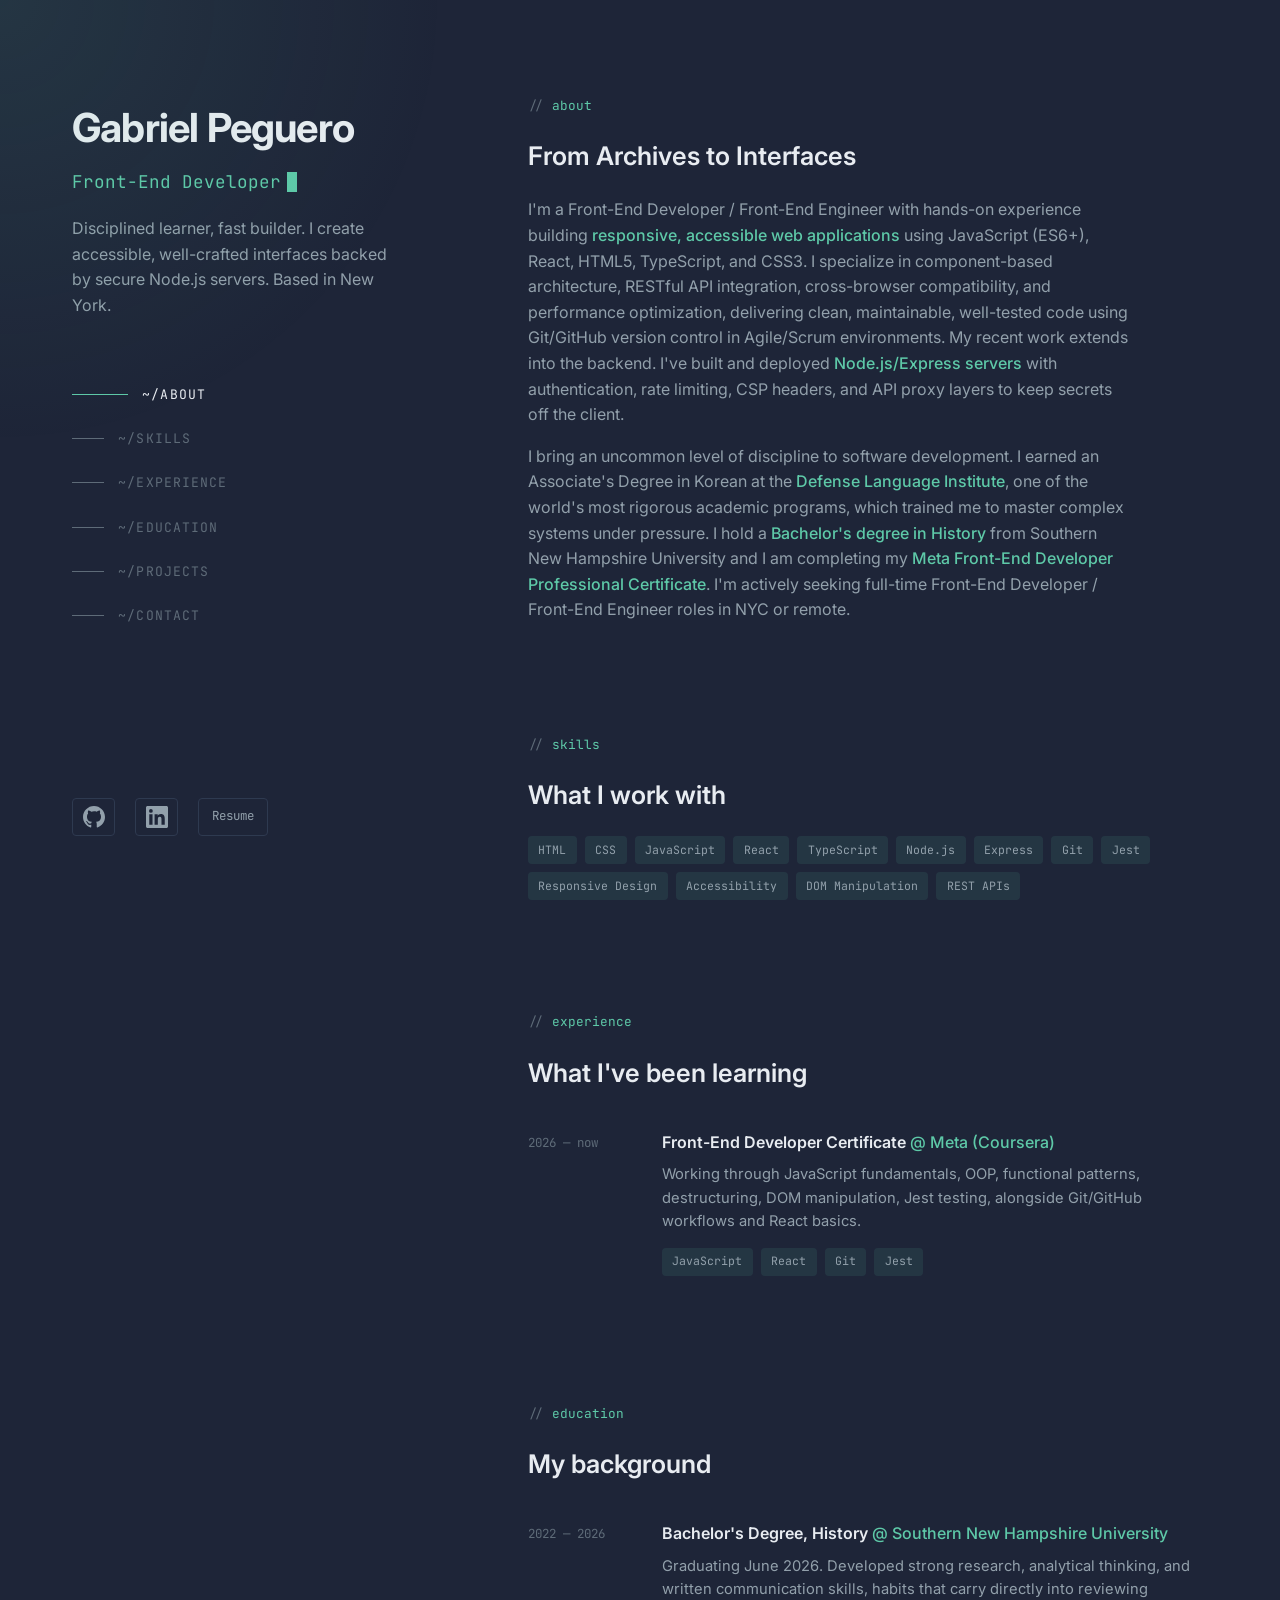
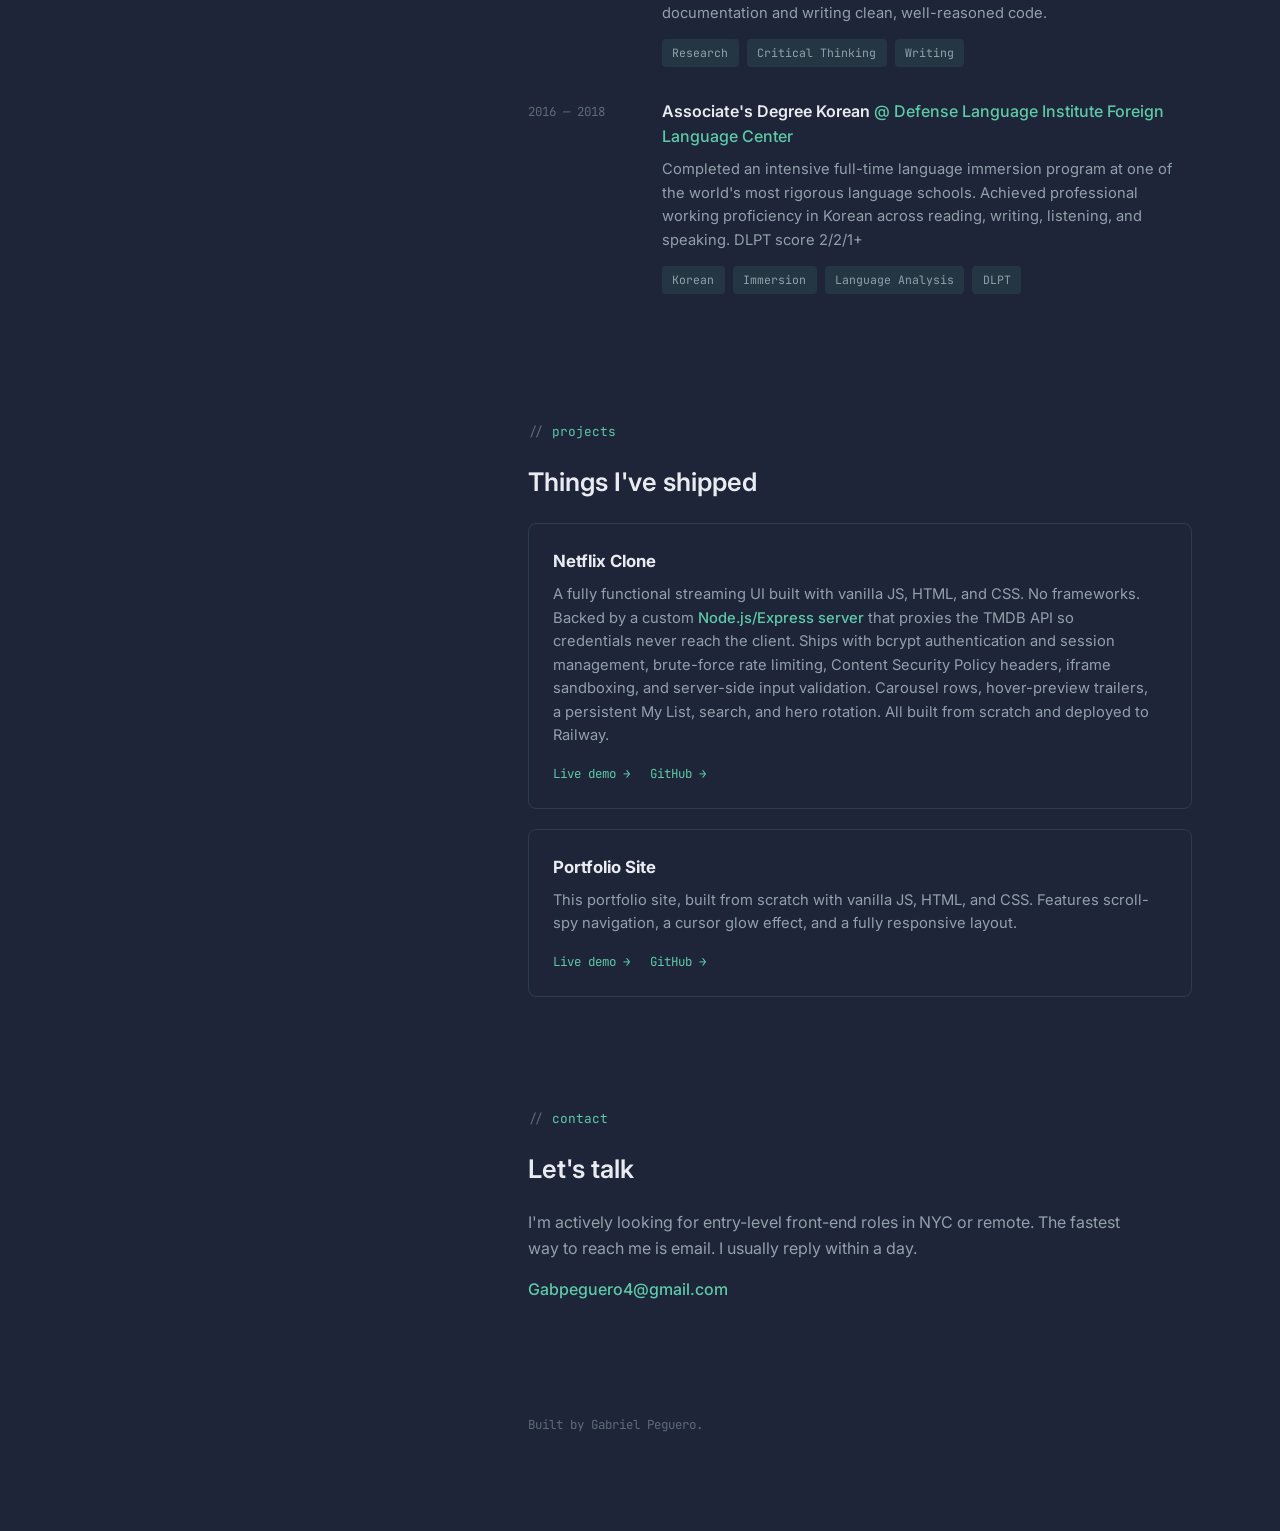
<file: index.html>
<!DOCTYPE html>
<html lang="en">
<head>
<meta charset="UTF-8" />
<meta name="viewport" content="width=device-width, initial-scale=1.0" />
<title>Gabriel Peguero</title>
<meta name="description" content="Gabriel Peguero is an aspiring front-end developer building accessible, well-crafted web experiences." />
<link rel="preconnect" href="https://fonts.googleapis.com">
<link rel="preconnect" href="https://fonts.gstatic.com" crossorigin>
<link href="https://fonts.googleapis.com/css2?family=Inter:wght@400;500;600;700&family=JetBrains+Mono:wght@400;500;600&display=swap" rel="stylesheet">
<link rel="stylesheet" href="styles.css">
<link rel="icon" href="favicon.ico" type="image/x-icon">
</head>
<body>

<a href="#main-content" class="skip-link">Skip to main content</a>

<div class="wrapper">
  <header class="sidebar">
    <div class="sidebar-top">
      <h1>Gabriel Peguero</h1>
      <div class="role-line">Front-End Developer<span class="cursor" aria-hidden="true"></span></div>
      <p class="tagline">Disciplined learner, fast builder. I create accessible, well-crafted interfaces backed by secure Node.js servers. Based in New York.</p>

      <nav aria-label="Primary">
        <ul>
          <li><a href="#about" class="nav-link"><span class="tag-rule"></span>~/about</a></li>
          <li><a href="#skills" class="nav-link"><span class="tag-rule"></span>~/skills</a></li>
          <li><a href="#experience" class="nav-link"><span class="tag-rule"></span>~/experience</a></li>
          <li><a href="#education" class="nav-link"><span class="tag-rule"></span>~/education</a></li>
          <li><a href="#projects" class="nav-link"><span class="tag-rule"></span>~/projects</a></li>
          <li><a href="#contact" class="nav-link"><span class="tag-rule"></span>~/contact</a></li>
        </ul>
      </nav>
    </div>

    <div class="socials" aria-label="Social links">
      <a href="https://github.com/Gabecera" target="_blank" rel="noopener" aria-label="GitHub profile" class="social-icon" title="Github">
        <svg xmlns="http://www.w3.org/2000/svg" viewBox="0 0 24 24" width="22" height="22" fill="currentColor" aria-hidden="true">
          <path d="M12 0C5.374 0 0 5.373 0 12c0 5.302 3.438 9.8 8.207 11.387.599.111.793-.261.793-.577v-2.234c-3.338.726-4.033-1.416-4.033-1.416-.546-1.387-1.333-1.756-1.333-1.756-1.089-.745.083-.729.083-.729 1.205.084 1.839 1.237 1.839 1.237 1.07 1.834 2.807 1.304 3.492.997.107-.775.418-1.305.762-1.604-2.665-.305-5.467-1.334-5.467-5.931 0-1.311.469-2.381 1.236-3.221-.124-.303-.535-1.524.117-3.176 0 0 1.008-.322 3.301 1.23A11.509 11.509 0 0112 5.803c1.02.005 2.047.138 3.006.404 2.291-1.552 3.297-1.23 3.297-1.23.653 1.653.242 2.874.118 3.176.77.84 1.235 1.911 1.235 3.221 0 4.609-2.807 5.624-5.479 5.921.43.372.823 1.102.823 2.222v3.293c0 .319.192.694.801.576C20.566 21.797 24 17.3 24 12c0-6.627-5.373-12-12-12z"/>
        </svg>
      </a>
      <a href="https://www.linkedin.com/in/gabriel-peguero-60925741a" target="_blank" rel="noopener" aria-label="LinkedIn profile" class="social-icon" title="LinkedIn">
        <svg xmlns="http://www.w3.org/2000/svg" viewBox="0 0 24 24" width="22" height="22" fill="currentColor" aria-hidden="true">
          <path d="M20.447 20.452h-3.554v-5.569c0-1.328-.027-3.037-1.852-3.037-1.853 0-2.136 1.445-2.136 2.939v5.667H9.351V9h3.414v1.561h.046c.477-.9 1.637-1.85 3.37-1.85 3.601 0 4.267 2.37 4.267 5.455v6.286zM5.337 7.433a2.062 2.062 0 01-2.063-2.065 2.064 2.064 0 112.063 2.065zm1.782 13.019H3.555V9h3.564v11.452zM22.225 0H1.771C.792 0 0 .774 0 1.729v20.542C0 23.227.792 24 1.771 24h20.451C23.2 24 24 23.227 24 22.271V1.729C24 .774 23.2 0 22.222 0h.003z"/>
        </svg>
      </a>
      <a href="resume_peguero.pdf" target="_blank" rel="noopener" title="Resume">Resume</a>
    </div>
  </header>

  <main id="main-content">
    <div class="cursor-glow" aria-hidden="true"></div>
    <section id="about">
      <span class="section-label">about</span>
      <h2>From Archives to Interfaces</h2>
      <p>
        I'm a Front-End Developer / Front-End Engineer with hands-on experience building <span class="highlight">responsive, accessible web applications</span> using JavaScript (ES6+), React, HTML5, TypeScript, and CSS3. I specialize in component-based architecture, RESTful API integration, cross-browser compatibility, and performance optimization, delivering clean, maintainable, well-tested code using Git/GitHub version control in Agile/Scrum environments. My recent work extends into the backend. I've built and deployed <span class="highlight">Node.js/Express servers</span> with authentication, rate limiting, CSP headers, and API proxy layers to keep secrets off the client.
      </p>
      <p>
        I bring an uncommon level of discipline to software development. I earned an Associate's Degree in Korean at the <span class="highlight">Defense Language Institute</span>, one of the world's most rigorous academic programs, which trained me to master complex systems under pressure. I hold a <span class="highlight">Bachelor's degree in History</span> from Southern New Hampshire University and I am completing my <span class="highlight">Meta Front-End Developer Professional Certificate</span>. I'm actively seeking full-time Front-End Developer / Front-End Engineer roles in NYC or remote.
      </p>
    </section>

    <section id="skills">
      <span class="section-label">skills</span>
      <h2>What I work with</h2>
      <ul class="tag-list">
        <li>HTML</li><li>CSS</li><li>JavaScript</li><li>React</li><li>TypeScript</li><li>Node.js</li><li>Express</li><li>Git</li><li>Jest</li><li>Responsive Design</li><li>Accessibility</li><li>DOM Manipulation</li><li>REST APIs</li>
      </ul>
    </section>

    <section id="experience">
      <span class="section-label">experience</span>
      <h2>What I've been learning</h2>

      <div class="timeline-item">
        <div class="timeline-date">2026 — now</div>
        <div class="timeline-content">
          <h3>Front-End Developer Certificate <span class="org">@ Meta (Coursera)</span></h3>
          <p>Working through JavaScript fundamentals, OOP, functional patterns, destructuring, DOM
            manipulation, Jest testing, alongside Git/GitHub workflows and React basics.</p>
          <ul class="tag-list">
            <li>JavaScript</li><li>React</li><li>Git</li><li>Jest</li>
          </ul>
        </div>
      </div>
    </section>

    <section id="education">
      <span class="section-label">education</span>
      <h2>My background</h2>

      <div class="timeline-item">
        <div class="timeline-date">2022 — 2026</div>
        <div class="timeline-content">
          <h3>Bachelor's Degree, History <span class="org">@ Southern New Hampshire University</span></h3>
          <p>Graduating June 2026. Developed strong research, analytical thinking, and written communication skills, habits that carry directly into reviewing documentation and writing clean, well-reasoned code.</p>
          <ul class="tag-list">
            <li>Research</li><li>Critical Thinking</li><li>Writing</li>
          </ul>
        </div>
      </div>

      <div class="timeline-item">
        <div class="timeline-date">2016 — 2018</div>
        <div class="timeline-content">
          <h3>Associate's Degree Korean <span class="org">@ Defense Language Institute Foreign Language Center</span></h3>
          <p>Completed an intensive full-time language immersion program at one of the world's most rigorous language schools. Achieved professional working proficiency in Korean across reading, writing, listening, and speaking. DLPT score 2/2/1+</p>
          <ul class="tag-list">
            <li>Korean</li><li>Immersion</li><li>Language Analysis</li><li>DLPT</li>
          </ul>
        </div>
      </div>
    </section>
    <section id="projects">
      <span class="section-label">projects</span>
      <h2>Things I've shipped</h2>

      <div class="project-card">
        <h3>Netflix Clone</h3>
        <p>A fully functional streaming UI built with vanilla JS, HTML, and CSS. No frameworks. Backed by a custom <span class="highlight">Node.js/Express server</span> that proxies the TMDB API so credentials never reach the client. Ships with bcrypt authentication and session management, brute-force rate limiting, Content Security Policy headers, iframe sandboxing, and server-side input validation. Carousel rows, hover-preview trailers, a persistent My List, search, and hero rotation. All built from scratch and deployed to Railway.</p>
        <div class="project-links">
          <a href="https://netflix-clone-production-5e24.up.railway.app" target="_blank" rel="noopener noreferrer">Live demo →</a>
          <a href="https://github.com/Gabecera/Netflix-Clone" target="_blank" rel="noopener">GitHub →</a>
        </div>
      </div>
      <div class="project-card">
        <h3>Portfolio Site</h3>
        <p>This portfolio site, built from scratch with vanilla JS, HTML, and CSS. Features scroll-spy navigation, a cursor glow effect, and a fully responsive layout.</p>
        <div class="project-links">
          <a href="https://gabrielpeguero.netlify.app" target="_blank" rel="noopener">Live demo →</a>
          <a href="https://github.com/Gabecera/Personal-Bio-Site" target="_blank" rel="noopener">GitHub →</a>
        </div>
      </div>
    </section>

    <section id="contact">
      <span class="section-label">contact</span>
      <h2>Let's talk</h2>
      <p>
        I'm actively looking for entry-level front-end roles in NYC or remote.
        The fastest way to reach me is email. I usually reply within a day.
      </p>
      <p>
        <a href="mailto:gabpeguero4@gmail.com" class="highlight">Gabpeguero4@gmail.com</a>
      </p>
    </section>

    <footer>
      Built by Gabriel Peguero.
    </footer>
  </main>
</div>

<script src="script.js"></script>

</body>
</html>
</file>
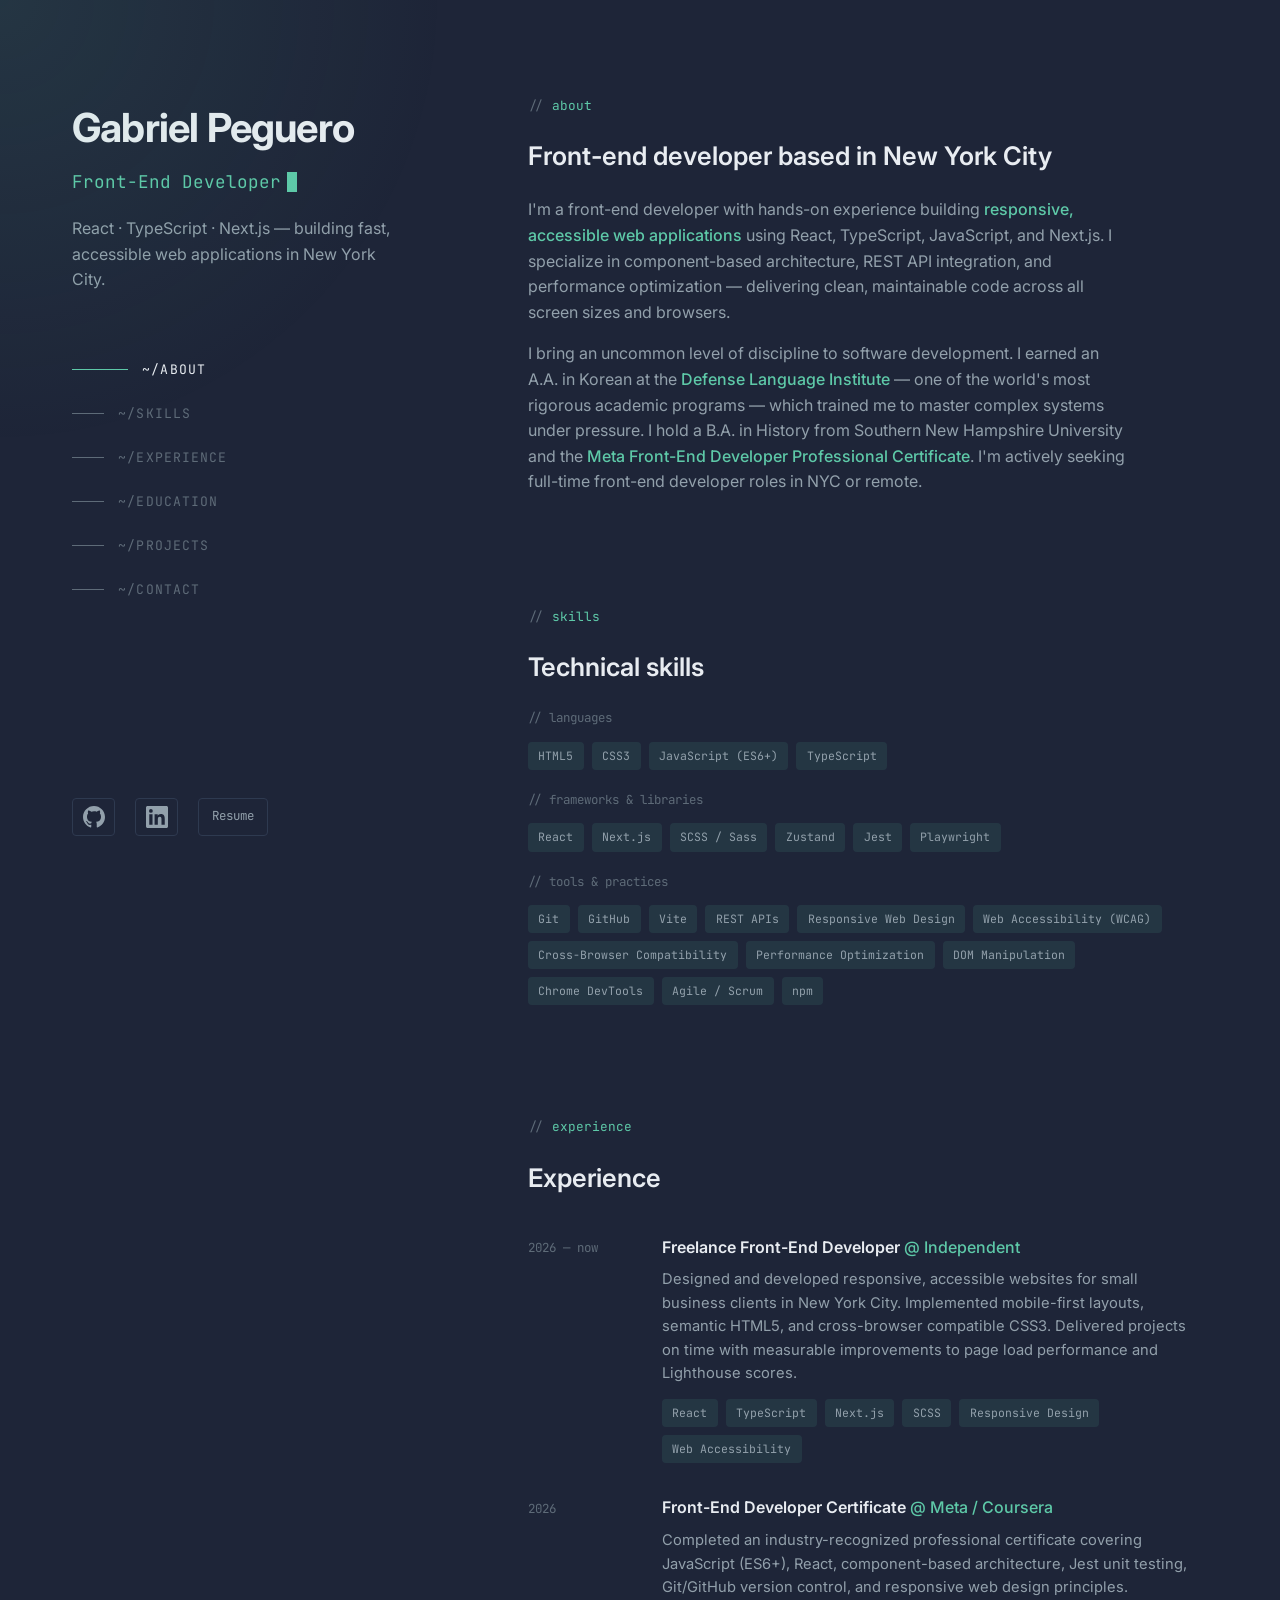
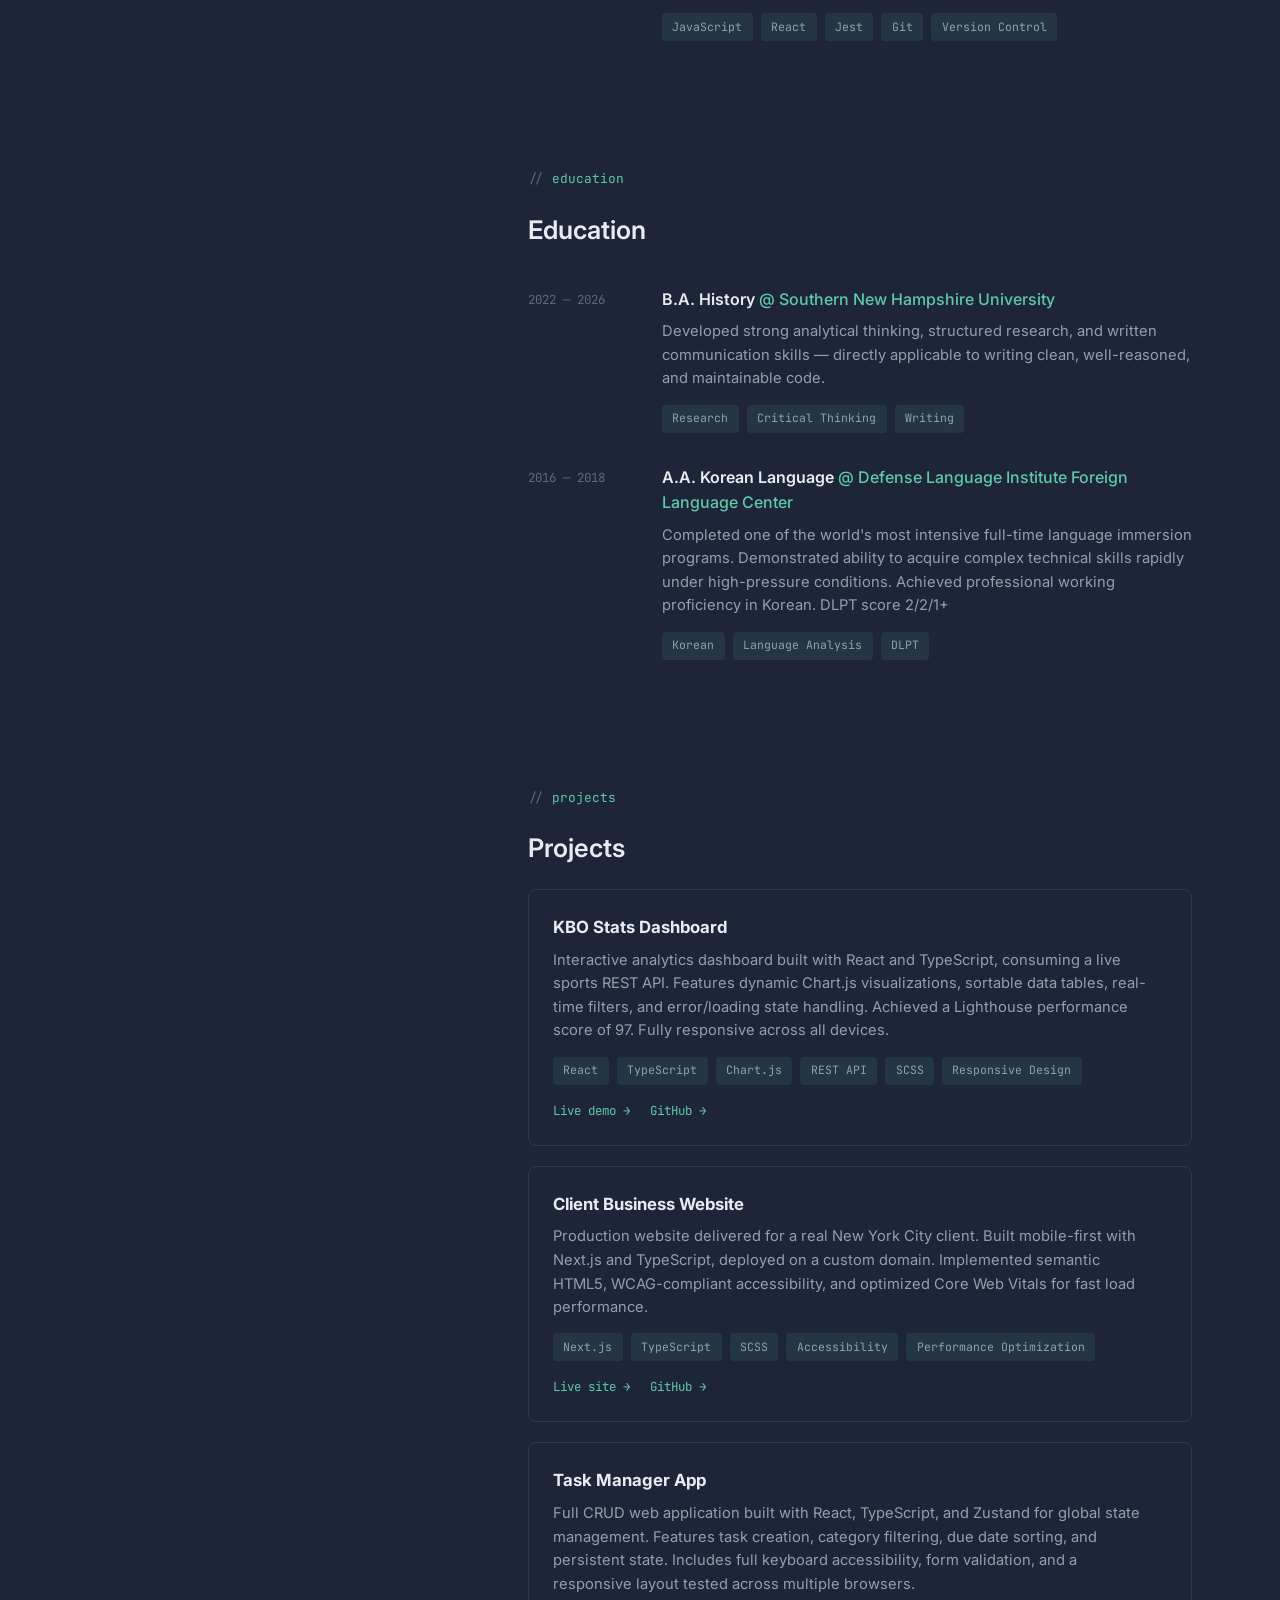
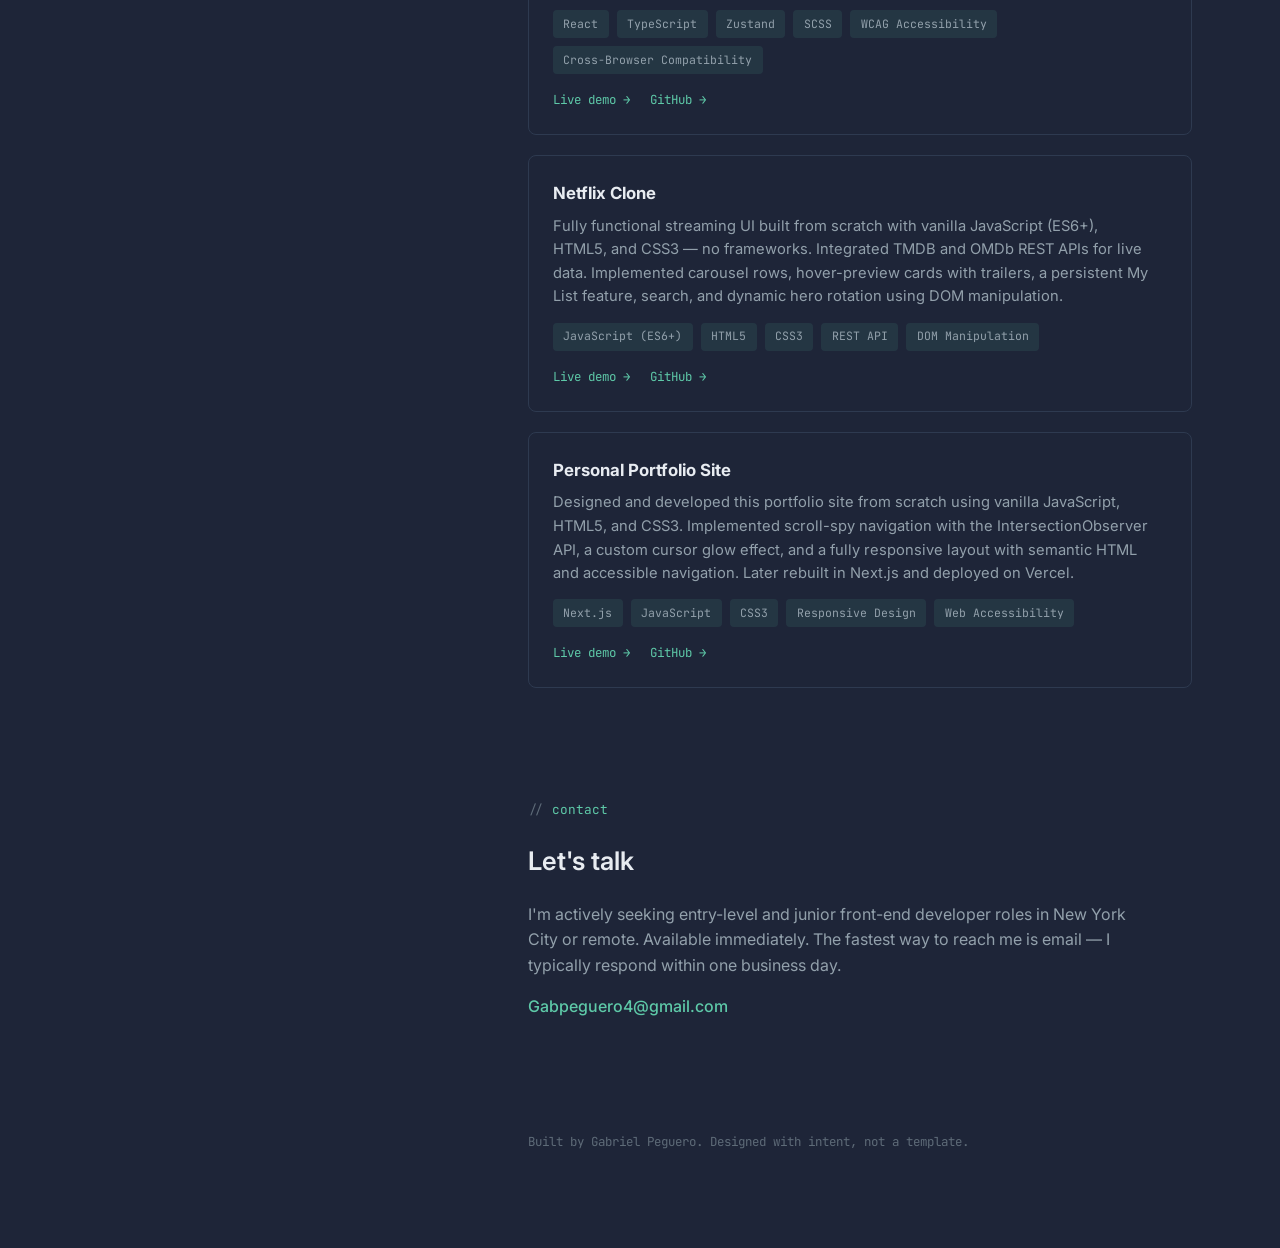
<file: future-version/index.html>
<!DOCTYPE html>
<html lang="en">
<head>
<meta charset="UTF-8" />
<meta name="viewport" content="width=device-width, initial-scale=1.0" />
<title>Gabriel Peguero — Front-End Developer</title>
<meta name="description" content="Gabriel Peguero is a front-end developer specializing in React, TypeScript, and Next.js — building fast, accessible, and responsive web applications in New York City." />
<link rel="preconnect" href="https://fonts.googleapis.com">
<link rel="preconnect" href="https://fonts.gstatic.com" crossorigin>
<link href="https://fonts.googleapis.com/css2?family=Inter:wght@400;500;600;700&family=JetBrains+Mono:wght@400;500;600&display=swap" rel="stylesheet">
<link rel="stylesheet" href="../styles.css">
</head>
<body>

<a href="#main-content" class="skip-link">Skip to main content</a>

<div class="wrapper">
  <header class="sidebar">
    <div class="sidebar-top">
      <h1>Gabriel Peguero</h1>
      <div class="role-line">Front-End Developer<span class="cursor" aria-hidden="true"></span></div>
      <p class="tagline">React · TypeScript · Next.js — building fast, accessible web applications in New York City.</p>

      <nav aria-label="Primary">
        <ul>
          <li><a href="#about" class="nav-link"><span class="tag-rule"></span>~/about</a></li>
          <li><a href="#skills" class="nav-link"><span class="tag-rule"></span>~/skills</a></li>
          <li><a href="#experience" class="nav-link"><span class="tag-rule"></span>~/experience</a></li>
          <li><a href="#education" class="nav-link"><span class="tag-rule"></span>~/education</a></li>
          <li><a href="#projects" class="nav-link"><span class="tag-rule"></span>~/projects</a></li>
          <li><a href="#contact" class="nav-link"><span class="tag-rule"></span>~/contact</a></li>
        </ul>
      </nav>
    </div>

    <div class="socials" aria-label="Social links">
      <a href="https://github.com/Gabecera" target="_blank" rel="noopener" aria-label="GitHub profile" class="social-icon">
        <svg xmlns="http://www.w3.org/2000/svg" viewBox="0 0 24 24" width="22" height="22" fill="currentColor" aria-hidden="true">
          <path d="M12 0C5.374 0 0 5.373 0 12c0 5.302 3.438 9.8 8.207 11.387.599.111.793-.261.793-.577v-2.234c-3.338.726-4.033-1.416-4.033-1.416-.546-1.387-1.333-1.756-1.333-1.756-1.089-.745.083-.729.083-.729 1.205.084 1.839 1.237 1.839 1.237 1.07 1.834 2.807 1.304 3.492.997.107-.775.418-1.305.762-1.604-2.665-.305-5.467-1.334-5.467-5.931 0-1.311.469-2.381 1.236-3.221-.124-.303-.535-1.524.117-3.176 0 0 1.008-.322 3.301 1.23A11.509 11.509 0 0112 5.803c1.02.005 2.047.138 3.006.404 2.291-1.552 3.297-1.23 3.297-1.23.653 1.653.242 2.874.118 3.176.77.84 1.235 1.911 1.235 3.221 0 4.609-2.807 5.624-5.479 5.921.43.372.823 1.102.823 2.222v3.293c0 .319.192.694.801.576C20.566 21.797 24 17.3 24 12c0-6.627-5.373-12-12-12z"/>
        </svg>
      </a>
      <a href="#" target="_blank" rel="noopener" aria-label="LinkedIn profile" class="social-icon">
        <svg xmlns="http://www.w3.org/2000/svg" viewBox="0 0 24 24" width="22" height="22" fill="currentColor" aria-hidden="true">
          <path d="M20.447 20.452h-3.554v-5.569c0-1.328-.027-3.037-1.852-3.037-1.853 0-2.136 1.445-2.136 2.939v5.667H9.351V9h3.414v1.561h.046c.477-.9 1.637-1.85 3.37-1.85 3.601 0 4.267 2.37 4.267 5.455v6.286zM5.337 7.433a2.062 2.062 0 01-2.063-2.065 2.064 2.064 0 112.063 2.065zm1.782 13.019H3.555V9h3.564v11.452zM22.225 0H1.771C.792 0 0 .774 0 1.729v20.542C0 23.227.792 24 1.771 24h20.451C23.2 24 24 23.227 24 22.271V1.729C24 .774 23.2 0 22.222 0h.003z"/>
        </svg>
      </a>
      <a href="../Gabriel_Peguero_Resume.docx" target="_blank" rel="noopener">Resume</a>
    </div>
  </header>

  <main id="main-content">
    <div class="cursor-glow" aria-hidden="true"></div>

    <section id="about">
      <span class="section-label">about</span>
      <h2>Front-end developer based in New York City</h2>
      <p>
        I'm a front-end developer with hands-on experience building <span class="highlight">responsive, accessible web applications</span> using React, TypeScript, JavaScript, and Next.js. I specialize in component-based architecture, REST API integration, and performance optimization — delivering clean, maintainable code across all screen sizes and browsers.
      </p>
      <p>
        I bring an uncommon level of discipline to software development. I earned an A.A. in Korean at the <span class="highlight">Defense Language Institute</span> — one of the world's most rigorous academic programs — which trained me to master complex systems under pressure. I hold a B.A. in History from Southern New Hampshire University and the <span class="highlight">Meta Front-End Developer Professional Certificate</span>. I'm actively seeking full-time front-end developer roles in NYC or remote.
      </p>
    </section>

    <section id="skills">
      <span class="section-label">skills</span>
      <h2>Technical skills</h2>

      <div style="margin-bottom: 1.25rem;">
        <p style="font-family: 'JetBrains Mono', monospace; font-size: 0.78rem; color: var(--text-tertiary); margin-bottom: 0.6rem;">// languages</p>
        <ul class="tag-list">
          <li>HTML5</li><li>CSS3</li><li>JavaScript (ES6+)</li><li>TypeScript</li>
        </ul>
      </div>

      <div style="margin-bottom: 1.25rem;">
        <p style="font-family: 'JetBrains Mono', monospace; font-size: 0.78rem; color: var(--text-tertiary); margin-bottom: 0.6rem;">// frameworks & libraries</p>
        <ul class="tag-list">
          <li>React</li><li>Next.js</li><li>SCSS / Sass</li><li>Zustand</li><li>Jest</li><li>Playwright</li>
        </ul>
      </div>

      <div>
        <p style="font-family: 'JetBrains Mono', monospace; font-size: 0.78rem; color: var(--text-tertiary); margin-bottom: 0.6rem;">// tools & practices</p>
        <ul class="tag-list">
          <li>Git</li><li>GitHub</li><li>Vite</li><li>REST APIs</li><li>Responsive Web Design</li><li>Web Accessibility (WCAG)</li><li>Cross-Browser Compatibility</li><li>Performance Optimization</li><li>DOM Manipulation</li><li>Chrome DevTools</li><li>Agile / Scrum</li><li>npm</li>
        </ul>
      </div>
    </section>

    <section id="experience">
      <span class="section-label">experience</span>
      <h2>Experience</h2>

      <div class="timeline-item">
        <div class="timeline-date">2026 — now</div>
        <div class="timeline-content">
          <h3>Freelance Front-End Developer <span class="org">@ Independent</span></h3>
          <p>Designed and developed responsive, accessible websites for small business clients in New York City. Implemented mobile-first layouts, semantic HTML5, and cross-browser compatible CSS3. Delivered projects on time with measurable improvements to page load performance and Lighthouse scores.</p>
          <ul class="tag-list">
            <li>React</li><li>TypeScript</li><li>Next.js</li><li>SCSS</li><li>Responsive Design</li><li>Web Accessibility</li>
          </ul>
        </div>
      </div>

      <div class="timeline-item">
        <div class="timeline-date">2026</div>
        <div class="timeline-content">
          <h3>Front-End Developer Certificate <span class="org">@ Meta / Coursera</span></h3>
          <p>Completed an industry-recognized professional certificate covering JavaScript (ES6+), React, component-based architecture, Jest unit testing, Git/GitHub version control, and responsive web design principles.</p>
          <ul class="tag-list">
            <li>JavaScript</li><li>React</li><li>Jest</li><li>Git</li><li>Version Control</li>
          </ul>
        </div>
      </div>
    </section>

    <section id="education">
      <span class="section-label">education</span>
      <h2>Education</h2>

      <div class="timeline-item">
        <div class="timeline-date">2022 — 2026</div>
        <div class="timeline-content">
          <h3>B.A. History <span class="org">@ Southern New Hampshire University</span></h3>
          <p>Developed strong analytical thinking, structured research, and written communication skills — directly applicable to writing clean, well-reasoned, and maintainable code.</p>
          <ul class="tag-list">
            <li>Research</li><li>Critical Thinking</li><li>Writing</li>
          </ul>
        </div>
      </div>

      <div class="timeline-item">
        <div class="timeline-date">2016 — 2018</div>
        <div class="timeline-content">
          <h3>A.A. Korean Language <span class="org">@ Defense Language Institute Foreign Language Center</span></h3>
          <p>Completed one of the world's most intensive full-time language immersion programs. Demonstrated ability to acquire complex technical skills rapidly under high-pressure conditions. Achieved professional working proficiency in Korean. DLPT score 2/2/1+</p>
          <ul class="tag-list">
            <li>Korean</li><li>Language Analysis</li><li>DLPT</li>
          </ul>
        </div>
      </div>
    </section>

    <section id="projects">
      <span class="section-label">projects</span>
      <h2>Projects</h2>

      <div class="project-card">
        <h3>KBO Stats Dashboard</h3>
        <p>Interactive analytics dashboard built with React and TypeScript, consuming a live sports REST API. Features dynamic Chart.js visualizations, sortable data tables, real-time filters, and error/loading state handling. Achieved a Lighthouse performance score of 97. Fully responsive across all devices.</p>
        <ul class="tag-list" style="margin-bottom: 0.85rem;">
          <li>React</li><li>TypeScript</li><li>Chart.js</li><li>REST API</li><li>SCSS</li><li>Responsive Design</li>
        </ul>
        <div class="project-links">
          <a href="#" target="_blank" rel="noopener">Live demo →</a>
          <a href="#" target="_blank" rel="noopener">GitHub →</a>
        </div>
      </div>

      <div class="project-card">
        <h3>Client Business Website</h3>
        <p>Production website delivered for a real New York City client. Built mobile-first with Next.js and TypeScript, deployed on a custom domain. Implemented semantic HTML5, WCAG-compliant accessibility, and optimized Core Web Vitals for fast load performance.</p>
        <ul class="tag-list" style="margin-bottom: 0.85rem;">
          <li>Next.js</li><li>TypeScript</li><li>SCSS</li><li>Accessibility</li><li>Performance Optimization</li>
        </ul>
        <div class="project-links">
          <a href="#" target="_blank" rel="noopener">Live site →</a>
          <a href="#" target="_blank" rel="noopener">GitHub →</a>
        </div>
      </div>

      <div class="project-card">
        <h3>Task Manager App</h3>
        <p>Full CRUD web application built with React, TypeScript, and Zustand for global state management. Features task creation, category filtering, due date sorting, and persistent state. Includes full keyboard accessibility, form validation, and a responsive layout tested across multiple browsers.</p>
        <ul class="tag-list" style="margin-bottom: 0.85rem;">
          <li>React</li><li>TypeScript</li><li>Zustand</li><li>SCSS</li><li>WCAG Accessibility</li><li>Cross-Browser Compatibility</li>
        </ul>
        <div class="project-links">
          <a href="#" target="_blank" rel="noopener">Live demo →</a>
          <a href="#" target="_blank" rel="noopener">GitHub →</a>
        </div>
      </div>

      <div class="project-card">
        <h3>Netflix Clone</h3>
        <p>Fully functional streaming UI built from scratch with vanilla JavaScript (ES6+), HTML5, and CSS3 — no frameworks. Integrated TMDB and OMDb REST APIs for live data. Implemented carousel rows, hover-preview cards with trailers, a persistent My List feature, search, and dynamic hero rotation using DOM manipulation.</p>
        <ul class="tag-list" style="margin-bottom: 0.85rem;">
          <li>JavaScript (ES6+)</li><li>HTML5</li><li>CSS3</li><li>REST API</li><li>DOM Manipulation</li>
        </ul>
        <div class="project-links">
          <a href="#" target="_blank" rel="noopener">Live demo →</a>
          <a href="https://github.com/Gabecera/Netflix-Clone" target="_blank" rel="noopener">GitHub →</a>
        </div>
      </div>

      <div class="project-card">
        <h3>Personal Portfolio Site</h3>
        <p>Designed and developed this portfolio site from scratch using vanilla JavaScript, HTML5, and CSS3. Implemented scroll-spy navigation with the IntersectionObserver API, a custom cursor glow effect, and a fully responsive layout with semantic HTML and accessible navigation. Later rebuilt in Next.js and deployed on Vercel.</p>
        <ul class="tag-list" style="margin-bottom: 0.85rem;">
          <li>Next.js</li><li>JavaScript</li><li>CSS3</li><li>Responsive Design</li><li>Web Accessibility</li>
        </ul>
        <div class="project-links">
          <a href="#" target="_blank" rel="noopener">Live demo →</a>
          <a href="https://github.com/Gabecera/Personal-Bio-Site" target="_blank" rel="noopener">GitHub →</a>
        </div>
      </div>

    </section>

    <section id="contact">
      <span class="section-label">contact</span>
      <h2>Let's talk</h2>
      <p>
        I'm actively seeking entry-level and junior front-end developer roles in New York City or remote. Available immediately. The fastest way to reach me is email — I typically respond within one business day.
      </p>
      <p>
        <a href="mailto:gabpeguero4@gmail.com" class="highlight">Gabpeguero4@gmail.com</a>
      </p>
    </section>

    <footer>
      Built by Gabriel Peguero. Designed with intent, not a template.
    </footer>
  </main>
</div>

<script src="../script.js"></script>

</body>
</html>
</file>
<file: styles.css>
:root {
  --bg: #1e2538;
  --bg-elevated: #252e45;
  --text-primary: #e8ecf1;
  --text-secondary: #92a0ab;
  --text-tertiary: #5e6b78;
  --accent: #5ec9a8;
  --accent-dim: rgba(94, 201, 168, 0.1);
  --border: #2e3a50;
  --max-width: 1200px;
}

* { margin: 0; padding: 0; box-sizing: border-box; }

html {
  scroll-behavior: smooth;
}

@media (prefers-reduced-motion: reduce) {
  html { scroll-behavior: auto; }
  *, *::before, *::after {
    animation-duration: 0.01ms !important;
    animation-iteration-count: 1 !important;
    transition-duration: 0.01ms !important;
  }
}

body {
  background: var(--bg);
  color: var(--text-primary);
  font-family: 'Inter', -apple-system, sans-serif;
  line-height: 1.6;
  -webkit-font-smoothing: antialiased;
}

a {
  color: inherit;
  text-decoration: none;
}

.skip-link {
  position: absolute;
  left: -9999px;
  top: 0;
  background: var(--accent);
  color: var(--bg);
  padding: 0.75rem 1.25rem;
  z-index: 100;
  font-weight: 600;
}
.skip-link:focus {
  left: 1rem;
  top: 1rem;
}

:focus-visible {
  outline: 2px solid var(--accent);
  outline-offset: 3px;
  border-radius: 2px;
}

.wrapper {
  max-width: var(--max-width);
  margin: 0 auto;
  display: flex;
  min-height: 100vh;
}

/* ---- Sidebar ---- */
.sidebar {
  width: 38%;
  padding: 6rem 4rem 4rem 2rem;
  position: sticky;
  top: 0;
  height: 100vh;
  display: flex;
  flex-direction: column;
  justify-content: space-between;
}

.sidebar-top h1 {
  font-size: 2.5rem;
  font-weight: 700;
  letter-spacing: -0.02em;
  color: var(--text-primary);
}

.role-line {
  margin-top: 0.5rem;
  font-family: 'JetBrains Mono', monospace;
  font-size: 1.1rem;
  color: var(--accent);
  display: flex;
  align-items: center;
  gap: 0.4rem;
}

.cursor {
  display: inline-block;
  width: 0.55em;
  height: 1.1em;
  background: var(--accent);
  animation: blink 1s step-end infinite;
}

@keyframes blink {
  0%, 50% { opacity: 1; }
  50.01%, 100% { opacity: 0; }
}

.tagline {
  margin-top: 1.25rem;
  color: var(--text-secondary);
  font-size: 1rem;
  max-width: 320px;
}

nav ul {
  list-style: none;
  margin-top: 3.5rem;
}

nav li {
  margin-bottom: 0.25rem;
}

nav a {
  display: flex;
  align-items: center;
  gap: 0.9rem;
  padding: 0.6rem 0;
  font-family: 'JetBrains Mono', monospace;
  font-size: 0.82rem;
  color: var(--text-tertiary);
  text-transform: uppercase;
  letter-spacing: 0.08em;
  transition: color 0.2s ease;
}

nav a .tag-rule {
  width: 2rem;
  height: 1px;
  background: var(--text-tertiary);
  transition: width 0.2s ease, background 0.2s ease;
}

nav a:hover,
nav a:focus-visible {
  color: var(--text-primary);
}
nav a:hover .tag-rule,
nav a:focus-visible .tag-rule {
  background: var(--accent);
}

nav a.active {
  color: var(--text-primary);
}
nav a.active .tag-rule {
  width: 3.5rem;
  background: var(--accent);
}

.socials {
  display: flex;
  gap: 1.25rem;
}

.socials a {
  color: var(--text-secondary);
  font-family: 'JetBrains Mono', monospace;
  font-size: 0.78rem;
  border: 1px solid var(--border);
  padding: 0.45rem 0.8rem;
  border-radius: 4px;
  transition: border-color 0.2s ease, color 0.2s ease;
}

.socials a.social-icon {
  display: flex;
  align-items: center;
  justify-content: center;
  padding: 0.45rem 0.6rem;
  border-radius: 4px;
}

.socials a:hover,
.socials a:focus-visible {
  color: var(--accent);
  border-color: var(--accent);
}

/* ---- Main content ---- */
main {
  width: 62%;
  padding: 6rem 3rem 6rem 2rem;
}

section {
  margin-bottom: 7rem;
  scroll-margin-top: 2rem;
}

.section-label {
  font-family: 'JetBrains Mono', monospace;
  font-size: 0.8rem;
  color: var(--accent);
  margin-bottom: 1.25rem;
  display: block;
}

.section-label::before {
  content: "// ";
  color: var(--text-tertiary);
}
/* adds glow effect */
.cursor-glow {
  position: fixed;
  top: 0;
  left: 0;
  width: 900px;
  height: 900px;
  border-radius: 50%;
  background: radial-gradient(circle, rgba(94, 201, 168, 0.1), transparent 70%);
  pointer-events: none; /* lets clicks pass through */
  transform: translate(-50%, -50%);
  z-index: 1;
  transition: opacity 0.3s ease;
}

h2 {
  font-size: 1.6rem;
  font-weight: 600;
  margin-bottom: 1.25rem;
  color: var(--text-primary);
}

p {
  color: var(--text-secondary);
  max-width: 600px;
}

p + p { margin-top: 1rem; }

.highlight {
  color: var(--accent);
  font-weight: 500;
}

/* Experience */
.timeline-item {
  display: grid;
  grid-template-columns: 110px 1fr;
  gap: 1.5rem;
  padding: 1rem 0;
  border-radius: 6px;
  transition: background 0.2s ease;
}

.timeline-item:hover {
  background: var(--bg-elevated);
}

.timeline-date {
  font-family: 'JetBrains Mono', monospace;
  font-size: 0.78rem;
  color: var(--text-tertiary);
  padding-top: 0.2rem;
}

.timeline-content h3 {
  font-size: 1rem;
  font-weight: 600;
  color: var(--text-primary);
}

.timeline-content .org {
  color: var(--accent);
  font-weight: 500;
}

.timeline-content p {
  margin-top: 0.5rem;
  font-size: 0.92rem;
}

.tag-list {
  display: flex;
  flex-wrap: wrap;
  gap: 0.5rem;
  margin-top: 0.85rem;
}

.tag-list li {
  list-style: none;
  font-family: 'JetBrains Mono', monospace;
  font-size: 0.72rem;
  color: var(--text-secondary);
  background: var(--accent-dim);
  padding: 0.3rem 0.65rem;
  border-radius: 4px;
}

/* Projects */
.project-card {
  display: block;
  padding: 1.5rem;
  border: 1px solid var(--border);
  border-radius: 8px;
  margin-bottom: 1.25rem;
  transition: border-color 0.2s ease, transform 0.2s ease, box-shadow 0.2s ease;
}

.project-card:hover,
.project-card:focus-visible {
  border-color: var(--accent);
  transform: translateY(-2px);
  box-shadow: 0 4px 16px rgba(0, 0, 0, 0.2);
}

.project-card h3 {
  font-size: 1.05rem;
  color: var(--text-primary);
  margin-bottom: 0.5rem;
}

.project-card p {
  font-size: 0.92rem;
}

.project-links {
  margin-top: 1rem;
  display: flex;
  gap: 1.25rem;
  font-family: 'JetBrains Mono', monospace;
  font-size: 0.78rem;
}

.project-links a {
  color: var(--accent);
  transition: opacity 0.2s ease, letter-spacing 0.2s ease;
}

.project-links a:hover {
  opacity: 0.75;
  letter-spacing: 0.04em;
}

footer {
  font-family: 'JetBrains Mono', monospace;
  font-size: 0.78rem;
  color: var(--text-tertiary);
}

/* Responsive */
@media (max-width: 900px) {
  .wrapper {
    flex-direction: column;
  }
  .sidebar {
    width: 100%;
    position: relative;
    height: auto;
    padding: 3rem 1.5rem 2rem;
  }
  nav ul {
    display: flex;
    flex-wrap: wrap;
    gap: 0.5rem 1.25rem;
    margin-top: 2rem;
  }
  nav a .tag-rule { display: none; }
  main {
    width: 100%;
    padding: 2rem 1.5rem 4rem;
  }
  .timeline-item {
    grid-template-columns: 1fr;
    gap: 0.4rem;
  }
}
</file>
